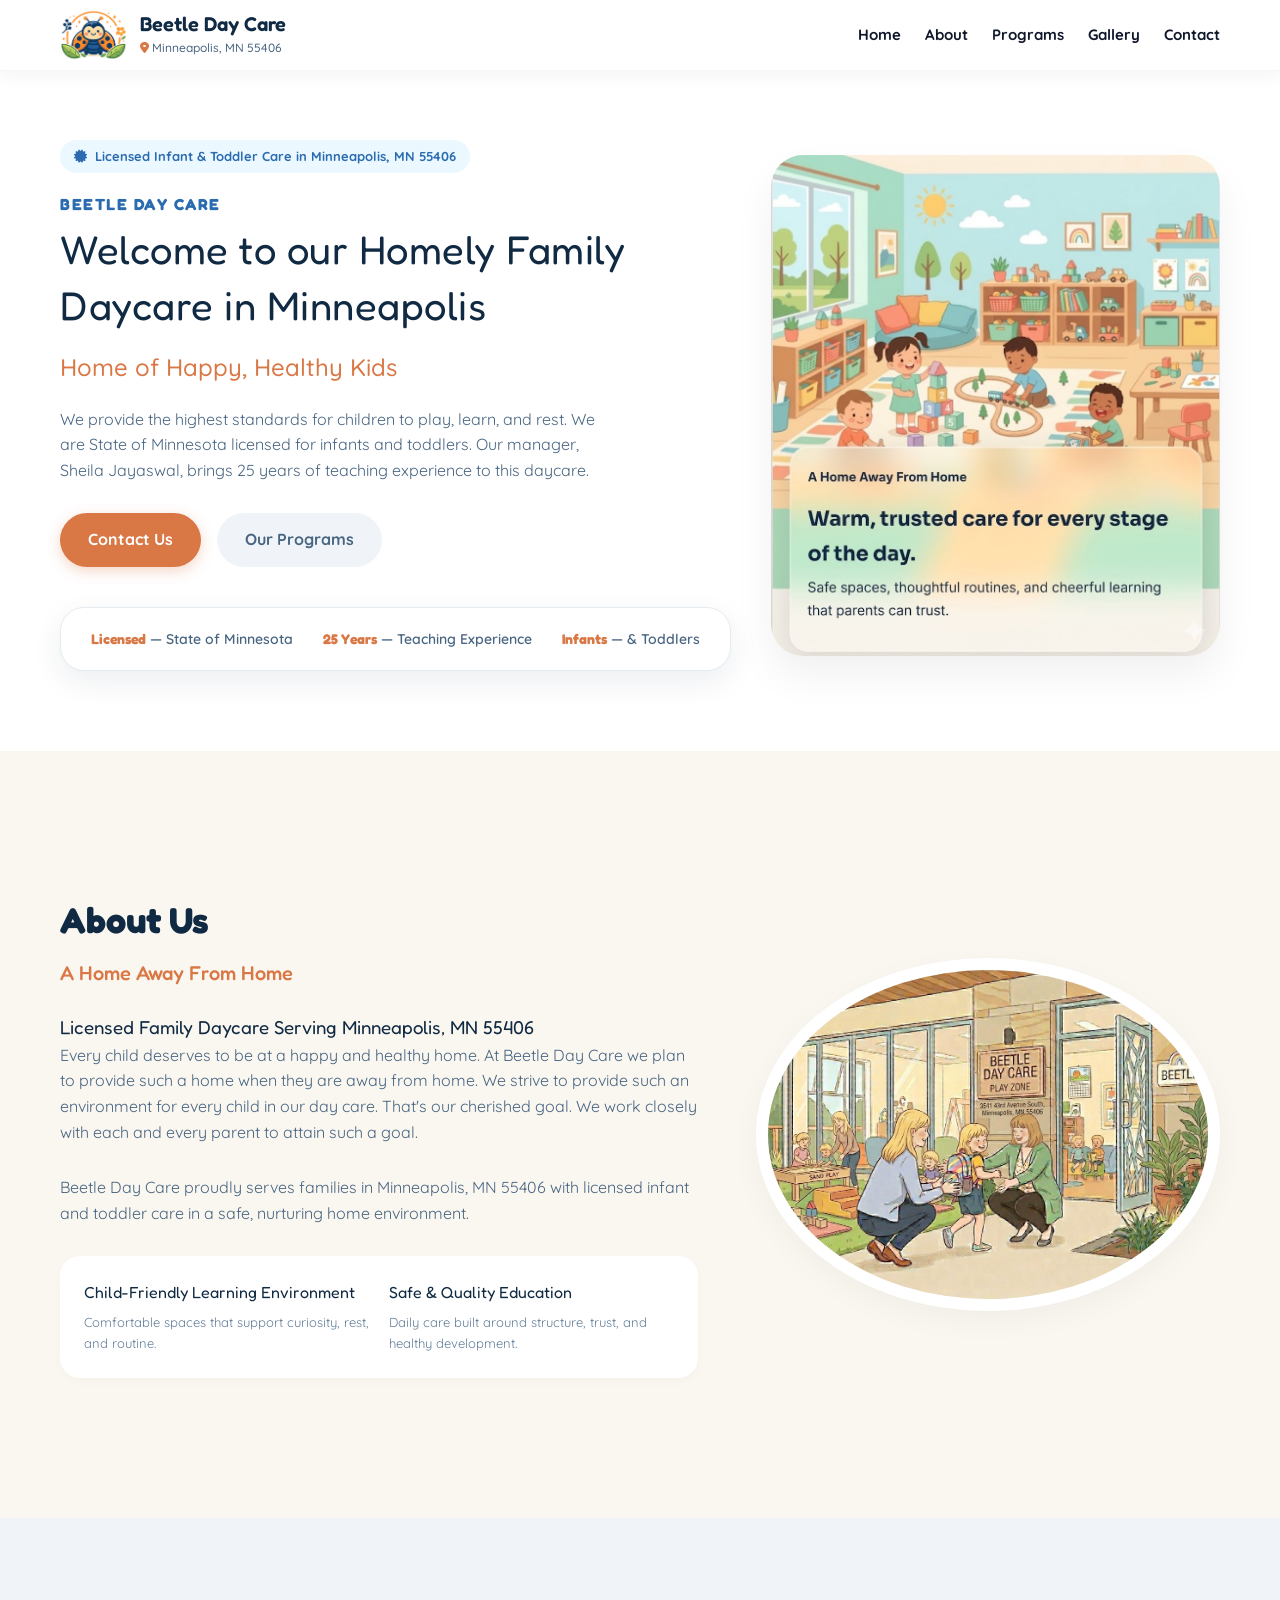
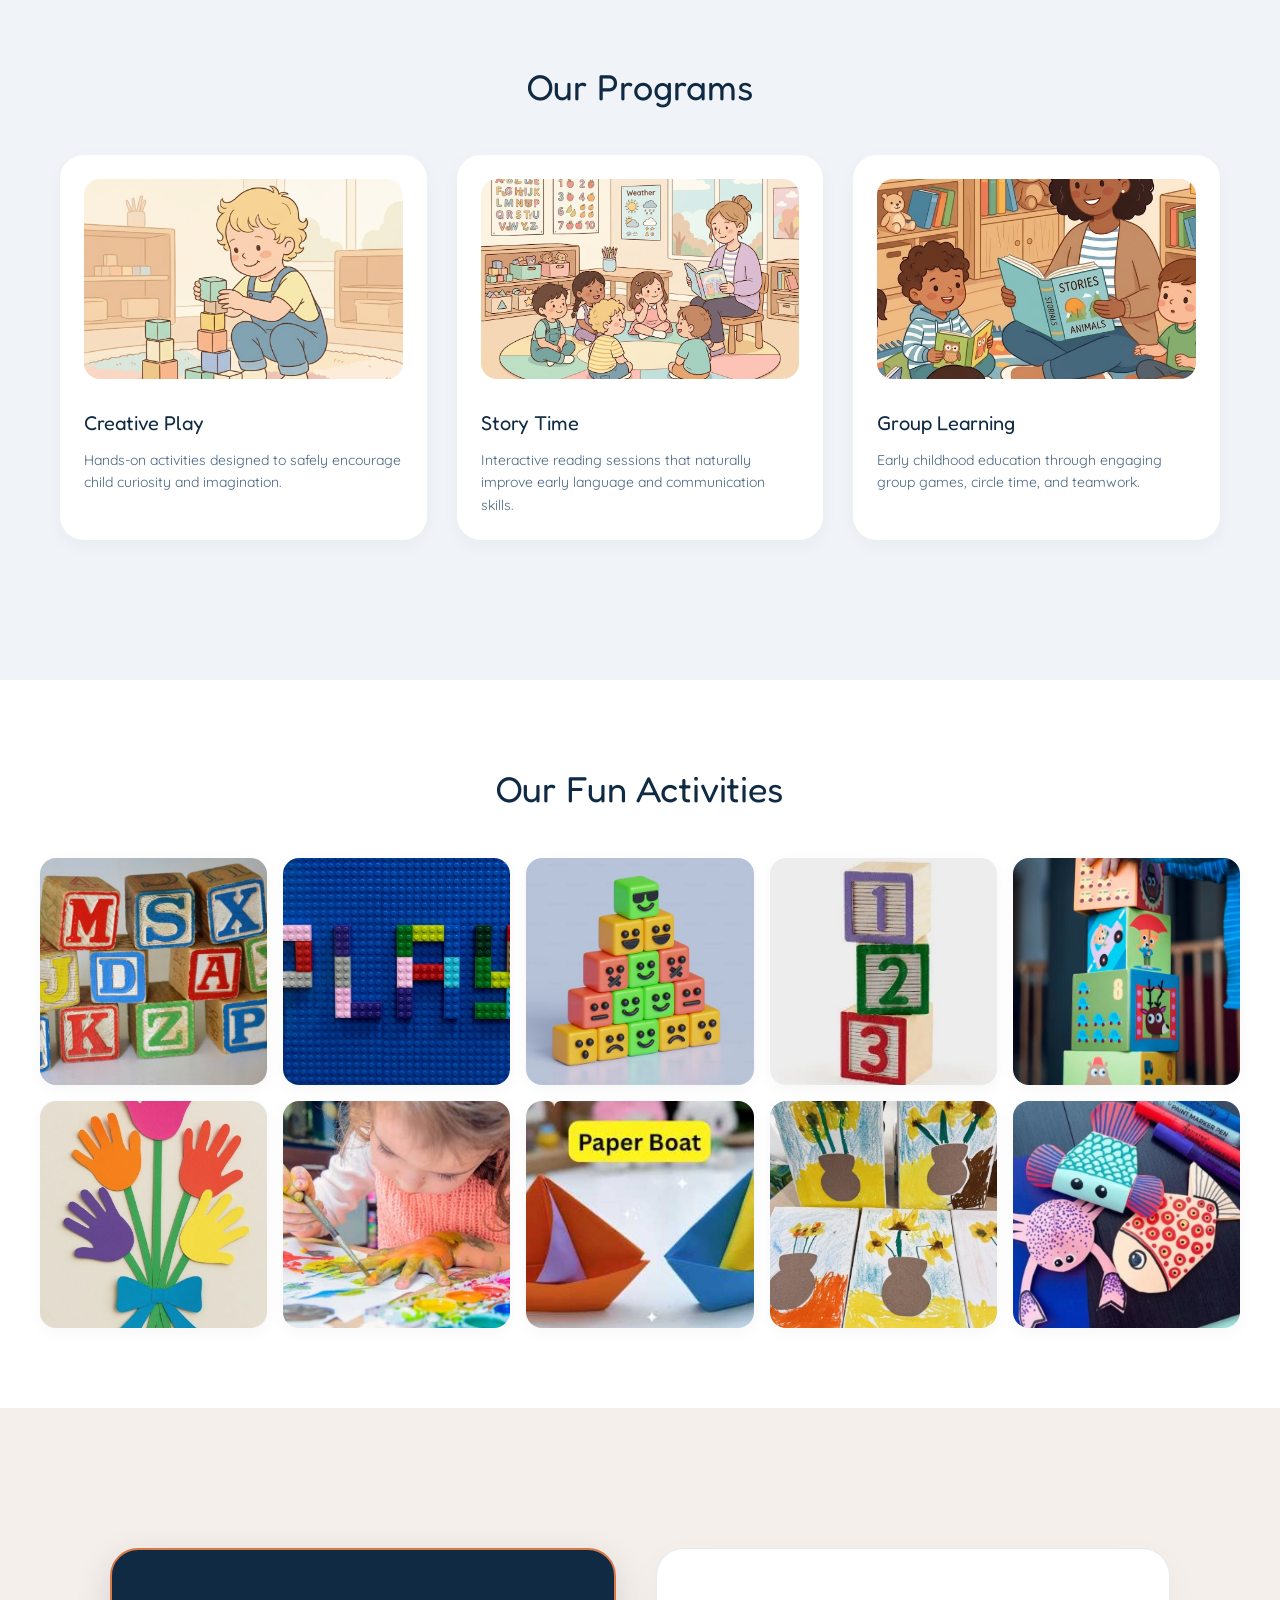
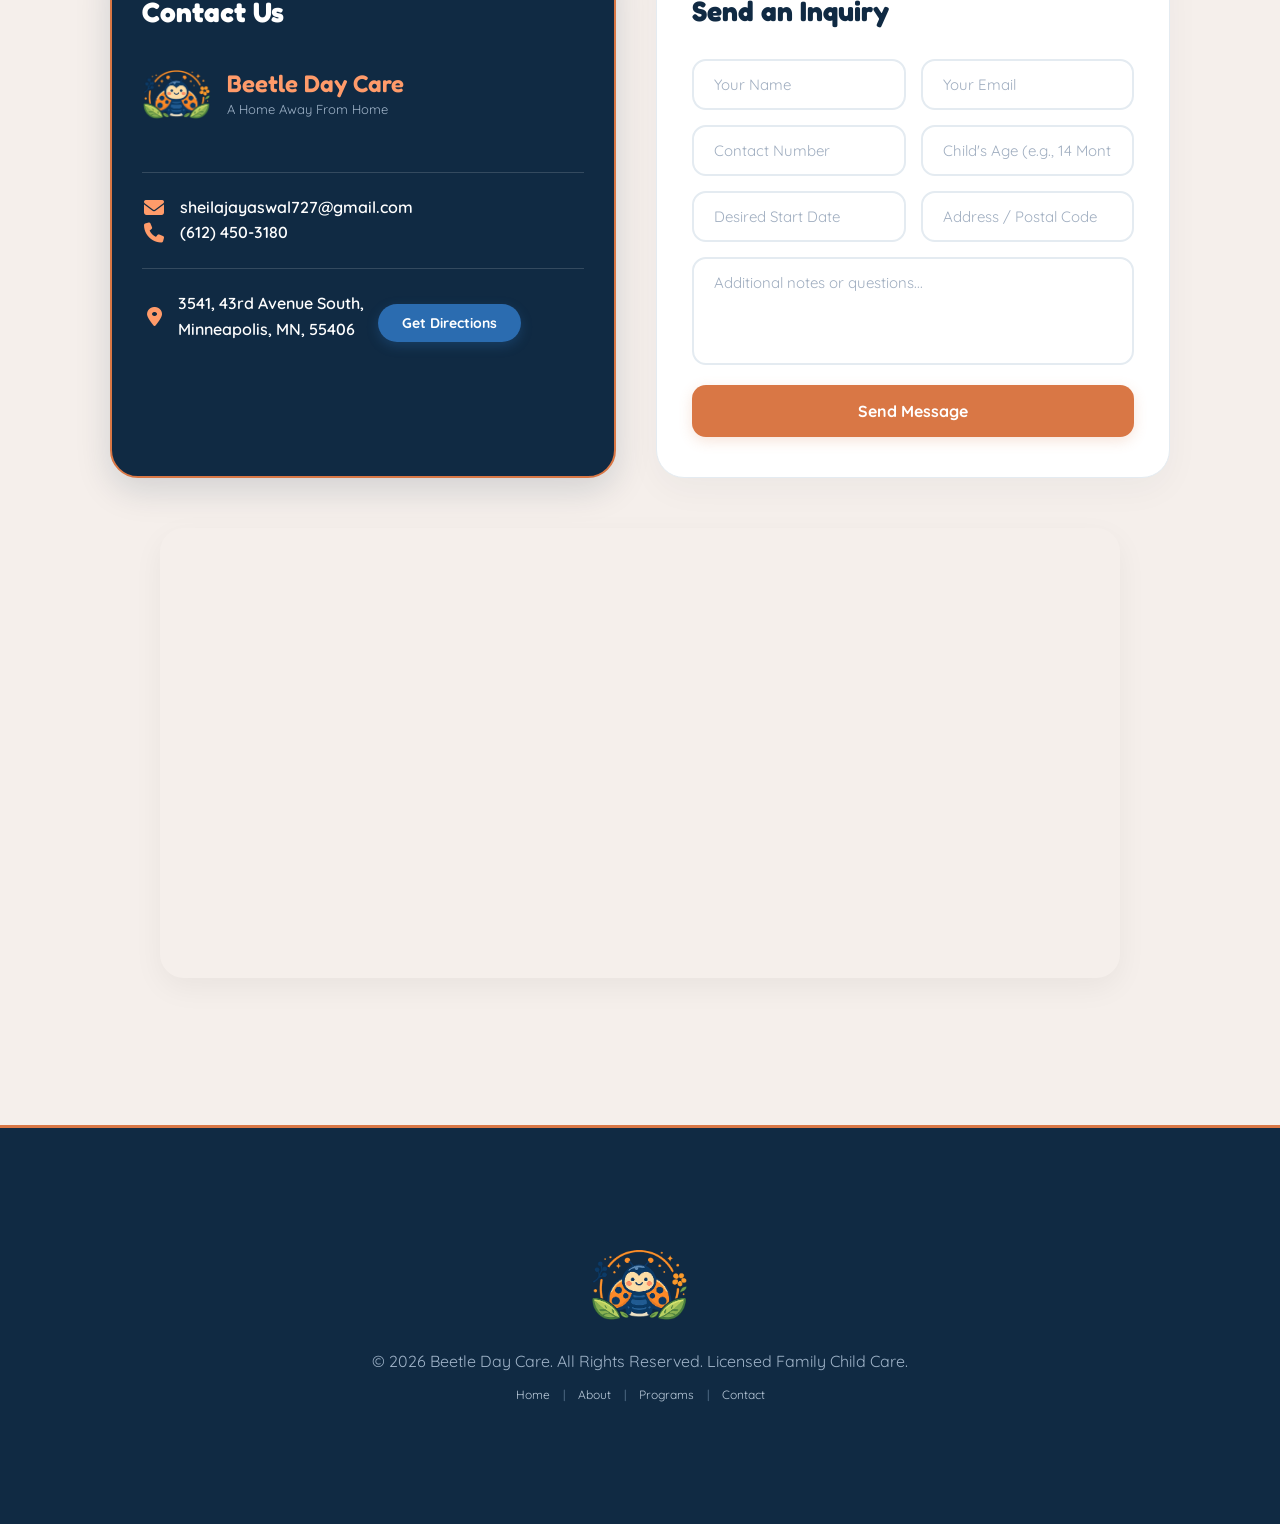
<file: index.html>
<!DOCTYPE html> 
<html lang="en"> 
<head> 
    <meta charset="UTF-8"> 
    <meta name="viewport" content="width=device-width, initial-scale=1.0"> 
    
    <!-- GOOGLE SEO META TAGS --> 
   <title>Licensed Family Daycare in Minneapolis, MN 55406 | Beetle Day Care</title>
   <meta name="description" content="Beetle Day Care offers licensed family daycare and child care services for infants and toddlers in Minneapolis, MN 55406. Safe family child care with over 25 years of experience.">
    <meta name="keywords" content="daycare minneapolis, family daycare minneapolis, licensed child care mn 55406, infant care minneapolis, toddler care mn"> 
    
    <!-- STYLESHEETS & FONTS --> 
    <link rel="stylesheet" href="style.css?v=1.2"> 
    <link rel="icon" type="image/png" href="logo.png">
    
    <!-- GOOGLE FONTS PRECONNECT & INJECTION -->
    <link rel="preconnect" href="https://fonts.googleapis.com"> 
    <link rel="preconnect" href="https://fonts.gstatic.com" crossorigin> 
    <link href="https://fonts.googleapis.com/css2?family=Fredoka:wght@300;400;600&family=Quicksand:wght@500;700&display=swap" rel="stylesheet"> 
    
    <!-- ICON PACK: FONTAWESOME CDN -->
    <link rel="stylesheet" href="https://cdnjs.cloudflare.com/ajax/libs/font-awesome/6.4.0/css/all.min.css">
</head> 
<body> 

    <!-- HEADER & FIXED NAVIGATION NAVBAR --> 
    <header class="navbar"> 
        <div class="nav-container"> 
            <a href="#" class="logo-area" aria-label="Beetle Day Care Home"> 
                <img src="logo.png" alt="Beetle Day Care Logo" class="logo-img"> 
                <div class="brand-text-wrapper"> 
                    <span class="brand-name">Beetle Day Care</span> 
                    <span class="brand-location"> 
                        <i class="fa-solid fa-location-dot" aria-hidden="true"></i> Minneapolis, MN 55406 
                    </span> 
                </div> 
            </a> 
            <nav class="nav-menu" aria-label="Main Navigation"> 
                <a href="#home">Home</a> 
                <a href="#about">About</a> 
                <a href="#programs">Programs</a> 
                <a href="#gallery">Gallery</a> 
                <a href="#contact">Contact</a> 
            </nav> 
        </div> 
    </header> 

    <!-- 1. HERO SECTION --> 
    <section id="home" class="hero-section"> 
        <div class="hero-container"> 
            <div class="hero-content"> 
                <span class="hero-badge"> 
                    <i class="fa-solid fa-certificate" aria-hidden="true"></i> Licensed Infant & Toddler Care in Minneapolis, MN 55406
                </span> 
                
                <h1 class="brand-main-heading">
                    <span class="brand-seo-sub">Beetle Day Care</span>
                    Welcome to our Homely Family Daycare in Minneapolis
                </h1>
                
                <p class="hero-tagline">Home of Happy, Healthy Kids</p> 
                <p class="hero-description"> 
                    We provide the highest standards for children to play, learn, and rest. We are State of Minnesota licensed for infants and toddlers. Our manager, Sheila Jayaswal, brings 25 years of teaching experience to this daycare. 
                </p> 
                <div class="hero-buttons"> 
                    <a href="#contact" class="btn-primary">Contact Us</a> 
                    <a href="#programs" class="btn-secondary">Our Programs</a> 
                </div> 
                <div class="highlight-bar"> 
                    <span><strong>Licensed</strong> — State of Minnesota</span> 
                    <span><strong>25 Years</strong> — Teaching Experience</span> 
                    <span><strong>Infants</strong> — & Toddlers</span> 
                </div> 
            </div> 
            
            <!-- HERO IMAGE BACKDROP WITH LIVE CSS OVERLAY WALL SIGNBOARD -->
             <div class="hero-image"> 
                <div class="hero-image-wrapper">
                    <img src="hero.jpg" alt="Beetle Day Care Classroom Setup featuring educational games and play area"> 
                    
                    <!-- DYNAMIC FLOATING SIGNBOARD -->
                    <!--  <div class="wall-signboard">
                        <span>Beetle Day Care 🐞</span> 
                    </div>-->
                </div>
            </div> 
        </div> 
    </section> 

    <!-- 2. ABOUT SECTION --> 
    <section id="about" class="about-section"> 
        <div class="section-container"> 
            <div class="about-grid"> 
                <div class="about-content"> 
                   <span class="section-badge">About Us</span>

<h2 class="about-tagline">A Home Away From Home</h2>

<h3>Licensed Family Daycare Serving Minneapolis, MN 55406</h3>

<p class="about-text">
    Every child deserves to be at a happy and healthy home. At Beetle Day Care we plan to provide such a home when they are away from home. We strive to provide such an environment for every child in our day care. That's our cherished goal. We work closely with each and every parent to attain such a goal.
</p>

<p class="about-text">
    Beetle Day Care proudly serves families in Minneapolis, MN 55406 with licensed infant and toddler care in a safe, nurturing home environment.
</p>

<div class="about-features">
                        <div class="feature-item"> 
                            <h3>Child-Friendly Learning Environment</h3> 
                            <p>Comfortable spaces that support curiosity, rest, and routine.</p> 
                        </div> 
                        <div class="feature-item"> 
                            <h3>Safe & Quality Education</h3> 
                            <p>Daily care built around structure, trust, and healthy development.</p> 
                        </div> 
                    </div> 
                </div> 
                <div class="about-image-wrapper"> 
                    <img src="parents.jpg" alt="Child learning and playing setup with structured organizational toys" class="about-illustration"> 
                </div> 
            </div> 
        </div> 
    </section> 

    <!-- 3. PROGRAMS SECTION --> 
    <section id="programs" class="program-section"> 
        <div class="section-container"> 
            <h2 class="section-title">Our Programs</h2> 
            <div class="program-grid"> 
                <article class="program-card"> 
                    <img src="about.jpg" alt="Creative activities setup with developmental tools"> 
                    <h3>Creative Play</h3> 
                    <p>Hands-on activities designed to safely encourage child curiosity and imagination.</p> 
                </article> 
                <article class="program-card"> 
                    <img src="reading.jpg" alt="Cozy reading area setup loaded with children books"> 
                    <h3>Story Time</h3> 
                    <p>Interactive reading sessions that naturally improve early language and communication skills.</p> 
                </article> 
                <article class="program-card"> 
                    <img src="learning.jpg" alt="Social development area for childhood interaction"> 
                    <h3>Group Learning</h3> 
                    <p>Early childhood education through engaging group games, circle time, and teamwork.</p> 
                </article> 
            </div> 
        </div> 
    </section> 

    <!-- 4. GALLERY SECTION --> 
    <section id="gallery" class="gallery-section"> 
        <div class="gallery-container"> 
            <h2 class="gallery-title">Our Fun Activities</h2> 
            <div class="gallery-grid"> 
                <div class="gallery-item"><img src="gallary1.jpeg" alt="Children activity session 1"loading="lazy"></div> 
                <div class="gallery-item"><img src="gallary2.jpeg" alt="Children activity session 2"loading="lazy"></div> 
                <div class="gallery-item"><img src="gallary3.jpeg" alt="Children activity session 3"loading="lazy"></div> 
                <div class="gallery-item"><img src="gallary4.jpeg" alt="Children activity session 4"loading="lazy"></div> 
                <div class="gallery-item"><img src="gallary5.jpeg" alt="Children activity session 5"loading="lazy"></div> 
                <div class="gallery-item"><img src="gallary6.jpeg" alt="Children activity session 6"loading="lazy"></div> 
                <div class="gallery-item"><img src="gallary7.jpeg" alt="Children activity session 7"loading="lazy"></div> 
                <div class="gallery-item"><img src="gallary8.jpeg" alt="Children activity session 8"loading="lazy"></div> 
                <div class="gallery-item"><img src="gallary9.jpeg" alt="Children activity session 9"loading="lazy"></div> 
                <div class="gallery-item"><img src="gallary10.jpeg" alt="Children activity session 10"loading="lazy"></div> 
            </div> 
        </div> 
    </section> 

  <!-- 5. CONTACT SECTION --> 
    <section id="contact" class="contact-section"> 
        <div class="section-container"> 
            
           <div class="contact-layout-wrapper">
                
                <!-- Contact Info Box -->
                <div class="split-contact-box">
                   <h3>Contact Us</h3>

<div class="contact-brand">
    <img src="logo.png" alt="Beetle Day Care Logo">

    <div class="contact-brand-text">
        <span>Beetle Day Care</span>
        <p>A Home Away From Home</p>
    </div>
</div>

<hr class="contact-divider">

<div class="split-strip-inner">
                        <div class="strip-item">
                            <i class="fa-solid fa-envelope" aria-hidden="true"></i>
                            <a href="mailto:sheilajayaswal727@gmail.com">sheilajayaswal727@gmail.com</a>
                        </div>
                        <div class="strip-item">
                            <i class="fa-solid fa-phone" aria-hidden="true"></i>
                            <a href="tel:+16124503180">(612) 450-3180</a>
                        </div>
                        <hr class="contact-divider">

<div class="strip-item split-address-box">
                            <div class="address-text-row">
                                <i class="fa-solid fa-location-dot" aria-hidden="true"></i>
                                <span>3541, 43rd Avenue South,<br>Minneapolis, MN, 55406</span>
                            </div>
                            <div class="button-row">
                                <a href="https://maps.google.com/?q=3541+43rd+Ave+S+Minneapolis+MN+55406" target="_blank" rel="noopener" class="inline-map-btn">Get Directions</a>
                            </div>
                        </div>
                    </div>
                </div>

                <!-- Inquiry Form Box -->
                <div class="split-form-container">
                    <h3>Send an Inquiry</h3>
                    <form action="https://api.web3forms.com/submit" method="POST" class="inquiry-form">
                        <!-- Web3Forms Keys and Settings -->
                        <input type="hidden" name="access_key" value="511d55eb-4306-4d60-ae4c-0403bcb97276">
                        <input type="hidden" name="subject" value="New Inquiry from Beetle Day Care Website">
                        <input type="hidden" name="from_name" value="Beetle Day Care Website">
                        <input type="hidden" name="redirect" value="https://sujaygejji.github.io/Beetle-Day-Care/thankyou.html">

                        <!-- Form Input Grid -->
                        <div class="form-grid">
                            <input type="text" name="parent_name" placeholder="Your Name" required>
                            <input type="email" name="email" placeholder="Your Email" required>
                            <input type="tel" name="phone" placeholder="Contact Number">
                            <input type="text" name="child_age" placeholder="Child's Age (e.g., 14 Months)">
                            <input type="text" name="start_date" placeholder="Desired Start Date" onfocus="(this.type='date')" onblur="if(!this.value)this.type='text'">
                            <input type="text" name="address" placeholder="Address / Postal Code">
                        </div>
                        <textarea name="message" placeholder="Additional notes or questions..." rows="4"></textarea>
                        <button type="submit" class="btn-submit">Send Message</button>
                    </form>
                </div>

            </div>
            
            <!-- Map Section -->
            <div class="map-wrapper">
                <iframe src="https://www.google.com/maps/embed?pb=!1m18!1m12!1m3!1d2825.263884872322!2d-93.2132332!3d44.9382902!2m3!1f0!2f0!3f0!3m2!1i1024!2i768!4f13.1!3m3!1m2!1s0x52b32bee1bf88d7d%3A0x280e22ef7a6ccae4!2s3541%2043rd%20Ave%20S%2C%20Minneapolis%2C%20MN%2055406%2C%20USA!5e0!3m2!1sen!2sin!4v1710000000000!5m2!1sen!2sin" width="100%" height="450" style="border:0; border-radius: 24px; box-shadow: 0 10px 30px rgba(0,0,0,0.05);" allowfullscreen="" loading="lazy" referrerpolicy="no-referrer-when-downgrade"></iframe>
            </div>
            
        </div>
    </section>

    <!-- 6. FOOTER SECTION -->
    <footer>
        <div class="section-container">
            <img src="logo.png" alt="Beetle Day Care Mini Logo">
            <p>&copy; 2026 Beetle Day Care. All Rights Reserved. Licensed Family Child Care.</p>
            <p style="margin-top: 10px; font-size: 12px; color: #627D98;">
                <a href="#home">Home</a> | <a href="#about">About</a> | <a href="#programs">Programs</a> | <a href="#contact">Contact</a>
            </p>
        </div>
    </footer>

    <!-- SEO SCHEMA DATA -->
    <script type="application/ld+json">
    {
      "@context": "https://schema.org",
      "@type": "ChildCare",
      "name": "Beetle Day Care",
      "telephone": "+1-612-450-3180",
      "email": "sheilajayaswal727@gmail.com",
      "address": {
        "@type": "PostalAddress",
        "streetAddress": "3541 43rd Avenue South",
        "addressLocality": "Minneapolis",
        "addressRegion": "MN",
        "postalCode": "55406",
        "addressCountry": "US"
      }
    }
    </script>

</body>
</html>
</file>
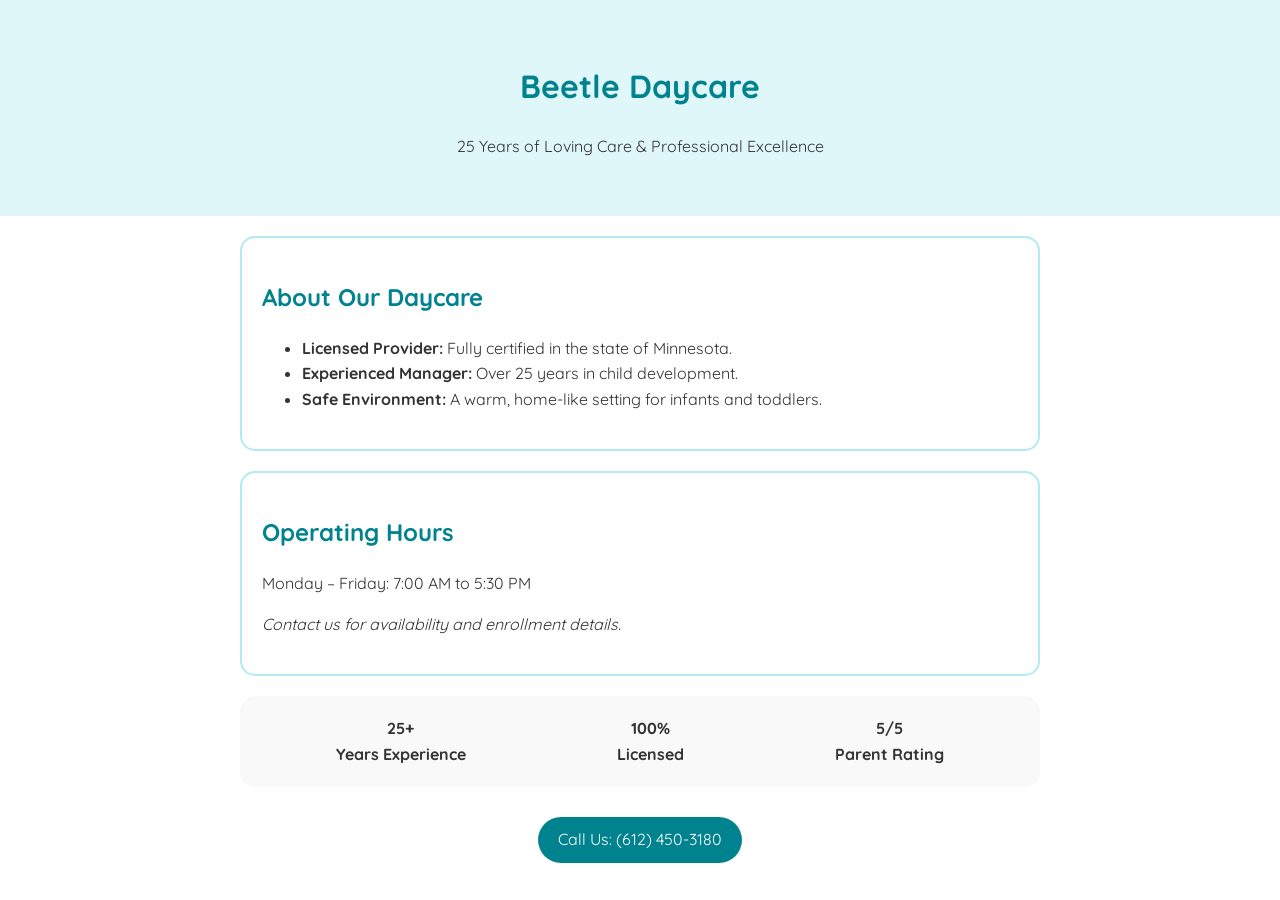
<file: child.html>
<!DOCTYPE html>
<html lang="en">
<head>
    <meta charset="UTF-8">
    <meta name="viewport" content="width=device-width, initial-scale=1.0">
    <title>Beetle Daycare | Quality Childcare</title>
    <link href="https://fonts.googleapis.com/css2?family=Quicksand:wght@400;700&display=swap" rel="stylesheet">
    <style>
        body { font-family: 'Quicksand', sans-serif; margin: 0; color: #333; line-height: 1.6; }
        header { background: #e0f7fa; padding: 40px 20px; text-align: center; }
        .container { max-width: 800px; margin: auto; padding: 20px; }
        .card { border: 2px solid #b2ebf2; border-radius: 15px; padding: 20px; margin-bottom: 20px; background: #fff; }
        h1, h2 { color: #00838f; }
        .btn { background: #00838f; color: white; padding: 10px 20px; text-decoration: none; border-radius: 25px; display: inline-block; }
        .stats { display: flex; justify-content: space-around; background: #f9f9f9; padding: 20px; border-radius: 15px; }
        .stat-item { text-align: center; font-weight: bold; }
    </style>
</head>
<body>

<header>
    <h1>Beetle Daycare</h1>
    <p>25 Years of Loving Care & Professional Excellence</p>
</header>

<div class="container">
    <div class="card">
        <h2>About Our Daycare</h2>
        <ul>
            <li><strong>Licensed Provider:</strong> Fully certified in the state of Minnesota.</li>
            <li><strong>Experienced Manager:</strong> Over 25 years in child development.</li>
            <li><strong>Safe Environment:</strong> A warm, home-like setting for infants and toddlers.</li>
        </ul>
    </div>

    <div class="card">
        <h2>Operating Hours</h2>
        <p>Monday – Friday: 7:00 AM to 5:30 PM</p>
        <p><em>Contact us for availability and enrollment details.</em></p>
    </div>

    <div class="stats">
        <div class="stat-item">25+<br>Years Experience</div>
        <div class="stat-item">100%<br>Licensed</div>
        <div class="stat-item">5/5<br>Parent Rating</div>
    </div>

    <div style="text-align: center; margin-top: 30px;">
        <a href="tel:6124503180" class="btn">Call Us: (612) 450-3180</a>
    </div>
</div>

</body>
</html>
</file>
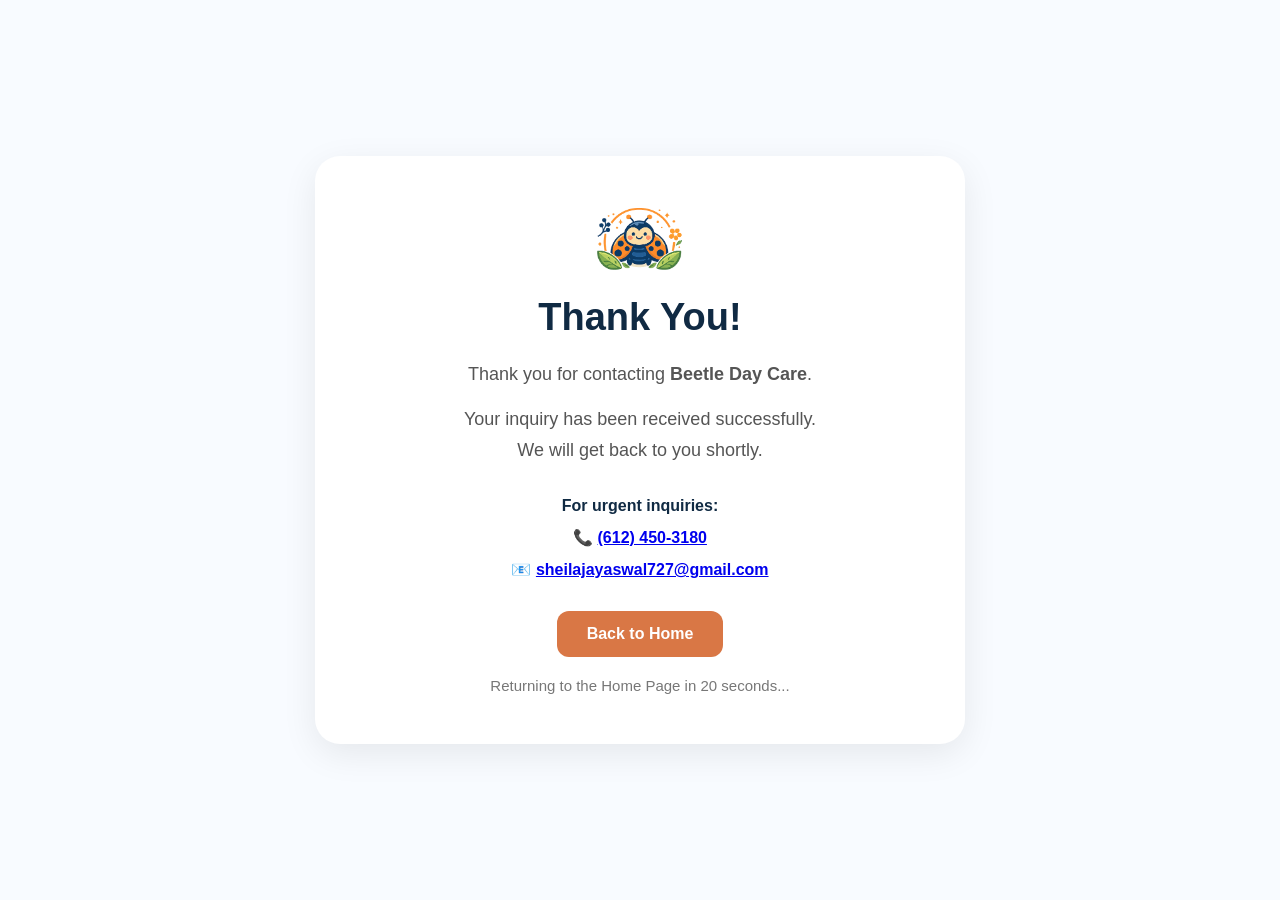
<file: thankyou.html>
<!DOCTYPE html>

<html lang="en">
<head>
    <meta charset="UTF-8">
    <meta name="viewport" content="width=device-width, initial-scale=1.0">
    <title>Thank You | Beetle Day Care</title>


<meta http-equiv="refresh" content="20;url=index.html">

<style>
    *{
        margin:0;
        padding:0;
        box-sizing:border-box;
    }

    body{
        font-family:'Quicksand',sans-serif;
        background:#f8fbff;
        min-height:100vh;
        display:flex;
        justify-content:center;
        align-items:center;
        padding:20px;
    }

    .thank-you-box{
        background:#ffffff;
        max-width:650px;
        width:100%;
        padding:50px 40px;
        border-radius:25px;
        text-align:center;
        box-shadow:0 10px 35px rgba(0,0,0,0.08);
    }

  h1{
    font-family:'Fredoka',sans-serif;
    color:#102A43;
    margin-bottom:20px;
    font-size:38px;
}

    p{
        color:#555;
        font-size:18px;
        line-height:1.7;
        margin-bottom:15px;
    }

    .contact-info{
        margin-top:25px;
        margin-bottom:25px;
        color:#102A43;
        font-weight:600;
        line-height:2;
    }

    .btn-home{
        display:inline-block;
        background:#D97745;
        color:#fff;
        text-decoration:none;
        padding:14px 30px;
        border-radius:12px;
        font-weight:bold;
    }

    .btn-home:hover{
        background:#c86535;
    }

    .redirect{
        margin-top:20px;
        font-size:15px;
        color:#777;
    }

    @media(max-width:600px){
        .thank-you-box{
            padding:35px 25px;
        }

        h1{
            font-size:30px;
        }

        p{
            font-size:16px;
        }
    }
</style>

</head>

<body>

<div class="thank-you-box">


<img src="logo.png" alt="Beetle Day Care Logo"
     style="width:90px; margin-bottom:20px;">

<h1>Thank You!</h1>

<p>
    Thank you for contacting <strong>Beetle Day Care</strong>.
</p>

<p>
    Your inquiry has been received successfully.<br>
    We will get back to you shortly.
</p>

<div class="contact-info">
    <strong>For urgent inquiries:</strong><br>
    📞 <a href="tel:+16124503180">(612) 450-3180</a><br>
    📧 <a href="mailto:sheilajayaswal727@gmail.com">sheilajayaswal727@gmail.com</a>
</div>

<a href="index.html" class="btn-home">
    Back to Home
</a>

<div class="redirect">
    Returning to the Home Page in 20 seconds...
</div>


</div>

</body>
</html>
</file>
<file: style.css>
/* ==========================================
   1. GLOBAL STYLES & VARIABLES
========================================== */
*{
    margin:0;
    padding:0;
    box-sizing:border-box;
}

html{
    scroll-behavior:smooth;
}

body{
    font-family:'Quicksand',sans-serif;
    color:#102A43;
    background:#FFFFFF;
    line-height:1.6;
    padding-top:100px;
    overflow-x:hidden;
}

h1,
h2,
h3,
.brand-main-heading{
    font-family:'Fredoka',sans-serif;
    color:#102A43;
    font-weight:400;
}

.section-container{
    max-width:1200px;
    margin:auto;
    padding:60px 20px;
}

/* ==========================================
   2. FIXED HEADER & NAVIGATION BAR
========================================== */
.navbar{
    position:fixed;
    top:0;
    left:0;
    width:100%;
    background:rgba(255,255,255,0.95);
    backdrop-filter:blur(8px);
    box-shadow:0 4px 20px rgba(16,42,67,0.05);
    border-bottom:1px solid rgba(16,42,67,0.04);
    z-index:1000;
}

.nav-container{
    max-width:1200px;
    margin:auto;
    padding:10px 20px;
    display:flex;
    justify-content:space-between;
    align-items:center;
}

.logo-area{
    display:flex;
    align-items:center;
    gap:12px;
    text-decoration:none;
}

.logo-img{
    height:50px;
    width:auto;
    object-fit:contain;
}

.brand-text-wrapper{
    display:flex;
    flex-direction:column;
}

.brand-name{
    font-family:'Fredoka',sans-serif;
    font-size:20px;
    font-weight:600;
    color:#102A43;
    line-height:1.2;
}

.brand-location{
    font-size:12px;
    color:#486581;
    font-weight:500;
    margin-top:2px;
}

.brand-location i{
    color:#D97745;
}

.nav-menu{
    display:flex;
    align-items:center;
    gap:24px;
    list-style:none;
    row-gap:10px;
}

.nav-menu a{
    text-decoration:none;
    color:#0F172A;
    font-size:15px;
    font-weight:700;
    transition:0.2s;
    white-space:nowrap;
}

.nav-menu a:hover{
    color:#D97745;
}

/* ==========================================
   3. HERO SECTION
========================================== */
.hero-section{
    background:#FFFFFF;
    padding:40px 0 80px;
}

.hero-container{
    max-width:1200px;
    margin:auto;
    padding:0 20px;
    display:flex;
    align-items:center;
    gap:40px;
}

.hero-content{
    flex:1;
}

.hero-badge{
    display:inline-block;
    background:#EBF8FF;
    color:#2B6CB0;
    padding:6px 14px;
    border-radius:20px;
    font-size:13px;
    font-weight:700;
    margin-bottom:20px;
}

.hero-badge i{
    margin-right:4px;
}

.brand-main-heading{
    font-size:40px;
    line-height:1.4;
    letter-spacing:0.5px;
    margin-bottom:15px;
}

.brand-seo-sub{
    display:block;
    font-size:16px;
    font-weight:700;
    color:#2B6CB0;
    text-transform:uppercase;
    letter-spacing:1.5px;
    margin-bottom:6px;
}

.hero-tagline{
    font-size:24px;
    color:#D97745;
    font-weight:500;
    margin-bottom:20px;
}

.hero-description{
    font-size:16px;
    color:#486581;
    max-width:540px;
    margin-bottom:30px;
}

.hero-buttons{
    display:flex;
    gap:16px;
    margin-bottom:40px;
}

.btn-primary,
.btn-secondary,
.inline-map-btn{
    cursor:pointer;
}

.btn-primary{
    background:#D97745;
    color:#fff;
    text-decoration:none;
    padding:14px 28px;
    border-radius:30px;
    font-weight:700;
    box-shadow:0 4px 14px rgba(217,119,69,0.3);
    transition:0.3s;
}

.btn-primary:hover{
    background:#C26132;
    transform:translateY(-2px);
}

.btn-secondary{
    background:#F0F4F8;
    color:#486581;
    text-decoration:none;
    padding:14px 28px;
    border-radius:30px;
    font-weight:700;
    transition:0.3s;
}

.btn-secondary:hover{
    background:#E2E8F0;
}

.highlight-bar{
    background:#fff;
    border:1px solid #E4EBF1;
    border-radius:24px;
    padding:20px 30px;
    display:flex;
    justify-content:center;
    gap:30px;
    box-shadow:0 10px 30px rgba(16,42,67,0.08);
}

.highlight-bar span{
    font-size:14px;
    font-weight:600;
    color:#486581;
    white-space:nowrap;
}

.highlight-bar strong{
    color:#D97745;
    font-family:'Fredoka',sans-serif;
}

/* Hero Image */
.hero-image{
    flex:1;
    display:flex;
    justify-content:center;
}

.hero-image-wrapper{
    position:relative;
    display:inline-block;
    animation:gentleFloat 6s ease-in-out infinite;
}

.hero-image img{
    max-width:100%;
    height:auto;
    display:block;
    border-radius:32px;
    box-shadow:0 20px 40px rgba(0,0,0,0.06);
}

.wall-signboard{
    position:absolute;
    top:16%;
    left:26%;
    background:#fff;
    border:2px solid #E4EBF1;
    border-radius:8px;
    padding:6px 16px;
    box-shadow:0 6px 15px rgba(16,42,67,0.12);
    pointer-events:none;
}

.wall-signboard span{
    font-family:'Fredoka',sans-serif;
    font-size:13px;
    font-weight:600;
    color:#102A43;
    white-space:nowrap;
}

/* ==========================================
   4. ABOUT SECTION
========================================== */
.about-section{
    padding:80px 0;
    background:#FAF6F0;
}

.about-grid{
    display:flex;
    justify-content:space-between;
    align-items:center;
    gap:50px;
}

.about-content{
    flex:0 0 55%;
}

.section-badge{
    display:block;
    font-family:'Fredoka',sans-serif;
    font-size:36px;
    font-weight:700;
    color:#102A43;
    margin-bottom:8px;
}

.about-tagline{
    font-size:20px;
    font-weight:500;
    color:#D97745;
    margin-bottom:24px;
}

.about-text{
    color:#486581;
    font-size:16px;
    margin-bottom:30px;
}

.about-features{
    display:grid;
    grid-template-columns:1fr 1fr;
    gap:20px;
    background:#fff;
    padding:24px;
    border-radius:20px;
    box-shadow:0 4px 12px rgba(0,0,0,0.02);
}

.feature-item h3{
    font-size:16px;
    margin-bottom:6px;
}

.feature-item p{
    font-size:13px;
    color:#627D98;
}

.about-image-wrapper{
    flex:0 0 40%;
    display:flex;
    justify-content:center;
}

.about-illustration{
    width:100%;
    max-width:500px;
    border-radius:50%;
    border:12px solid #fff;
    box-shadow:0 10px 30px rgba(0,0,0,0.04);
    animation:gentleFloat 6s ease-in-out infinite;
}

/* ==========================================
   5. PROGRAM SECTION
========================================== */
.program-section{
    background:#F0F4F8;
    padding:80px 0;
}

.section-title{
    font-size:36px;
    text-align:center;
    margin-bottom:40px;
}

.program-grid{
    display:flex;
    gap:30px;
}

.program-card{
    flex:1;
    background:#fff;
    padding:24px;
    border-radius:24px;
    box-shadow:0 6px 18px rgba(16,42,67,0.04);
    transition:transform .3s, box-shadow .3s;
}

.program-card:hover{
    transform:translateY(-4px);
    box-shadow:0 15px 35px rgba(16,42,67,0.08);
}

.program-card img{
    width:100%;
    height:200px;
    object-fit:cover;
    border-radius:16px;
    margin-bottom:20px;
}

.program-card h3{
    font-size:20px;
    margin-bottom:10px;
}

.program-card p{
    font-size:14px;
    color:#486581;
}

/* ==========================================
   6. GALLERY
========================================== */
.gallery-section{
    padding:80px 20px;
    background:#fff;
    text-align:center;
}

.gallery-container{
    max-width:1200px;
    margin:auto;
}

.gallery-title{
    font-size:36px;
    margin-bottom:40px;
}

.gallery-grid{
    display:grid;
    grid-template-columns:repeat(5,1fr);
    gap:16px;
}

.gallery-item{
    aspect-ratio:1/1;
    overflow:hidden;
    border-radius:16px;
    box-shadow:0 4px 15px rgba(0,0,0,0.04);
    transition:0.3s;
}

.gallery-item:hover{
    transform:scale(1.03);
}

.gallery-item img{
    width:100%;
    height:100%;
    object-fit:cover;
    display:block;
}

/* ==========================================
   7. CONTACT SECTION (EXACT EQUAL WIDTH & HEIGHT)
========================================== */
.contact-section {
    background-color: #F5EFEB; 
    padding: 80px 0;
}

.contact-section h2 {
    font-size: 36px;
    text-align: center;
    margin-bottom: 40px;
}

/* Core layout container matching everything */
.contact-layout-wrapper {
    display: flex;
    gap: 40px;
    align-items: stretch; 
    max-width: 1100px;
    margin: 0 auto 50px auto;
    padding: 0 20px;
}

/* flex: 1 on both guarantees exact 50/50 split width */
.split-contact-box, 
.split-form-container {
    flex: 1; 
    box-sizing: border-box;
    display: flex;
    flex-direction: column;
    border-radius: 28px;
}

.split-contact-box {
    background-color: #102A43; 
    padding: 40px 30px;
    box-shadow: 0 12px 35px rgba(16, 42, 67, 0.15);
    border: 2px solid #D97745; 
    color: #FFFFFF;
}

.split-contact-box h3 {
    font-family: 'Fredoka', sans-serif;
    font-size: 28px;
    color: #FFFFFF;
    margin-bottom: 25px;
    font-weight: 700;
    text-align: left;
}

.contact-strip-inner {
    display: flex;
    flex-direction: column;
    gap: 20px;
}

.strip-item {
    font-size: 16px;
    font-weight: 600;
    color: #FFFFFF; 
    display: flex;
    align-items: center;
    justify-content: flex-start;
    gap: 14px;
    text-align: left;
}

.strip-item a {
    color: #FFFFFF;
    text-decoration: none;
    transition: color 0.2s ease;
}

.strip-item a:hover {
    color: #FF9B6A;
}

.strip-item i {
    color: #FF9B6A; 
    font-size: 20px;
    width: 24px;
    text-align: center;
}

/* DESIGN ADDED TO FILL EMPTY VACANT SPACE UP */
.contact-extra-design {
    margin-top: 30px;
    padding-top: 25px;
    border-top: 1px solid rgba(255, 255, 255, 0.1);
    display: flex;
    flex-direction: column;
    gap: 12px;
}

.design-title {
    font-family: 'Fredoka', sans-serif;
    font-size: 18px;
    color: #FF9B6A;
    margin-bottom: 4px;
}

.design-row {
    display: flex;
    justify-content: space-between;
    font-size: 14px;
    color: #BCCCDC;
    padding-bottom: 4px;
}

.design-row span.days {
    font-weight: 600;
    color: #FFFFFF;
}

.address-item {
    display: flex;
    flex-direction: column;
    gap: 15px;
    border-top: 1px solid rgba(255, 255, 255, 0.1);
    padding-top: 20px;
    margin-top: auto; 
}

.address-text-row {
    display: flex;
    align-items: center;
    gap: 12px;
    text-align: left;
}
.button-row{
    margin-top:12px;
}

.inline-map-btn {
    background-color: #2B6CB0;
    color: #FFFFFF;
    text-decoration: none;
    padding: 10px 24px;
    border-radius: 30px;
    font-weight: 700;
    font-size: 14px;
    white-space: nowrap;
    box-shadow: 0 4px 12px rgba(43, 108, 176, 0.3);
    transition: all 0.2s ease;
    border: none;
    align-self: flex-start;
}

.inline-map-btn:hover {
    background-color: #1A4976;
    transform: translateY(-2px);
}

.split-form-container {
    background: #FFFFFF;
    padding: 40px 35px;
    box-shadow: 0 12px 35px rgba(16, 42, 67, 0.04);
    border: 1px solid #E4EBF1;
}

.split-form-container h3 {
    font-size: 28px;
    color: #102A43;
    margin-bottom: 25px;
    font-weight: 700;
    text-align: left;
}

.inquiry-form {
    display: flex;
    flex-direction: column;
    flex-grow: 1;
}

.form-grid {
    display: grid;
    grid-template-columns: 1fr 1fr;
    gap: 15px;
    margin-bottom: 15px;
}

.inquiry-form input, 
.inquiry-form textarea {
    width: 100%;
    padding: 14px 20px;
    border: 2px solid #E4EBF1;
    border-radius: 14px;
    font-family: 'Quicksand', sans-serif;
    font-size: 15px;
    color: #102A43;
    background-color: #FFFFFF;
    outline: none;
    box-sizing: border-box;
    transition: border-color 0.2s ease;
}

.inquiry-form input:focus, 
.inquiry-form textarea:focus {
    border-color: #D97745;
}

.inquiry-form input::placeholder, 
.inquiry-form textarea::placeholder {
    color: #A0AEC0;
}

.inquiry-form textarea {
    resize: none;
    margin-bottom: 20px;
    flex-grow: 1; 
}

.btn-submit {
    width: 100%;
    background-color: #D97745;
    color: white;
    border: none;
    padding: 16px;
    border-radius: 14px;
    font-size: 16px;
    font-weight: 700;
    font-family: 'Quicksand', sans-serif;
    cursor: pointer;
    box-shadow: 0 4px 14px rgba(217, 119, 69, 0.2);
    transition: background 0.2s ease;
    margin-top: auto;
}

.btn-submit:hover {
    background-color: #C26132;
}

.map-wrapper {
    max-width: 1000px;
    margin: 0 auto;
    padding: 0 20px;
}

.contact-brand{
    display:flex;
    align-items:center;
    gap:15px;
    margin-bottom:20px;
}

.contact-brand img{
    width:70px;
    height:70px;
    object-fit:contain;
}

.contact-brand-text{
    display:flex;
    flex-direction:column;
}

.contact-brand-text span{
    font-family:'Fredoka',sans-serif;
    font-size:24px;
    font-weight:600;
    color:#FF9B6A;
    line-height:1.2;
}

.contact-brand-text p{
    color:#9FB3C8;
    font-size:13px;
    margin-top:0;
    margin-bottom:0;
}
.contact-divider{
    border:none;
    border-top:1px solid rgba(255,255,255,0.15);
    margin:22px 0;
}

/* ==========================================
   8. FOOTER
========================================== */
footer{
    background:#102A43;
    color:#BCCCDC;
    text-align:center;
    padding:60px 20px;
    border-top:3px solid #D97745;
}

footer img{
    max-width:100px;
    margin-bottom:20px;
}

footer p{
    color:#9FB3C8;
}

footer a{
    color:#BCCCDC;
    text-decoration:none;
    margin:0 10px;
    transition:0.3s;
}

footer a:hover{
    color:#fff;
}

/* ==========================================
   9. RESPONSIVE
========================================== */
@media (max-width:992px){

    .hero-container,
    .about-grid,
    .program-grid{
        flex-direction:column;
        text-align:center;
    }

    .hero-description{
        margin:0 auto 30px;
    }

    .hero-buttons{
        justify-content:center;
    }

    .gallery-grid{
        grid-template-columns:repeat(3,1fr);
    }

    .wall-signboard{
        display:none;
    }

    .contact-layout-wrapper{
        flex-direction:column;
        gap:30px;
    }
}

@media (max-width:768px){

    body{
        padding-top:140px;
    }

    .nav-container{
        flex-direction:column;
        gap:12px;
    }

    .nav-menu{
        flex-wrap:wrap;
        justify-content:center;
        gap:14px;
    }

    .brand-main-heading{
        font-size:32px;
    }

    .highlight-bar{
        flex-direction:column;
        gap:10px;
        align-items:center;
    }

    .about-features{
        grid-template-columns:1fr;
    }

    .gallery-grid{
        grid-template-columns:repeat(2,1fr);
        gap:10px;
    }
}

@media (max-width:600px){

    .form-grid{
        grid-template-columns:1fr;
    }

    .split-form-container{
        padding:25px 20px;
    }
}

/* ==========================================
   10. ANIMATIONS
========================================== */
@keyframes gentleFloat{
    0%{
        transform:translateY(0);
    }
    50%{
        transform:translateY(-8px);
    }
    100%{
        transform:translateY(0);
    }
}
</file>
